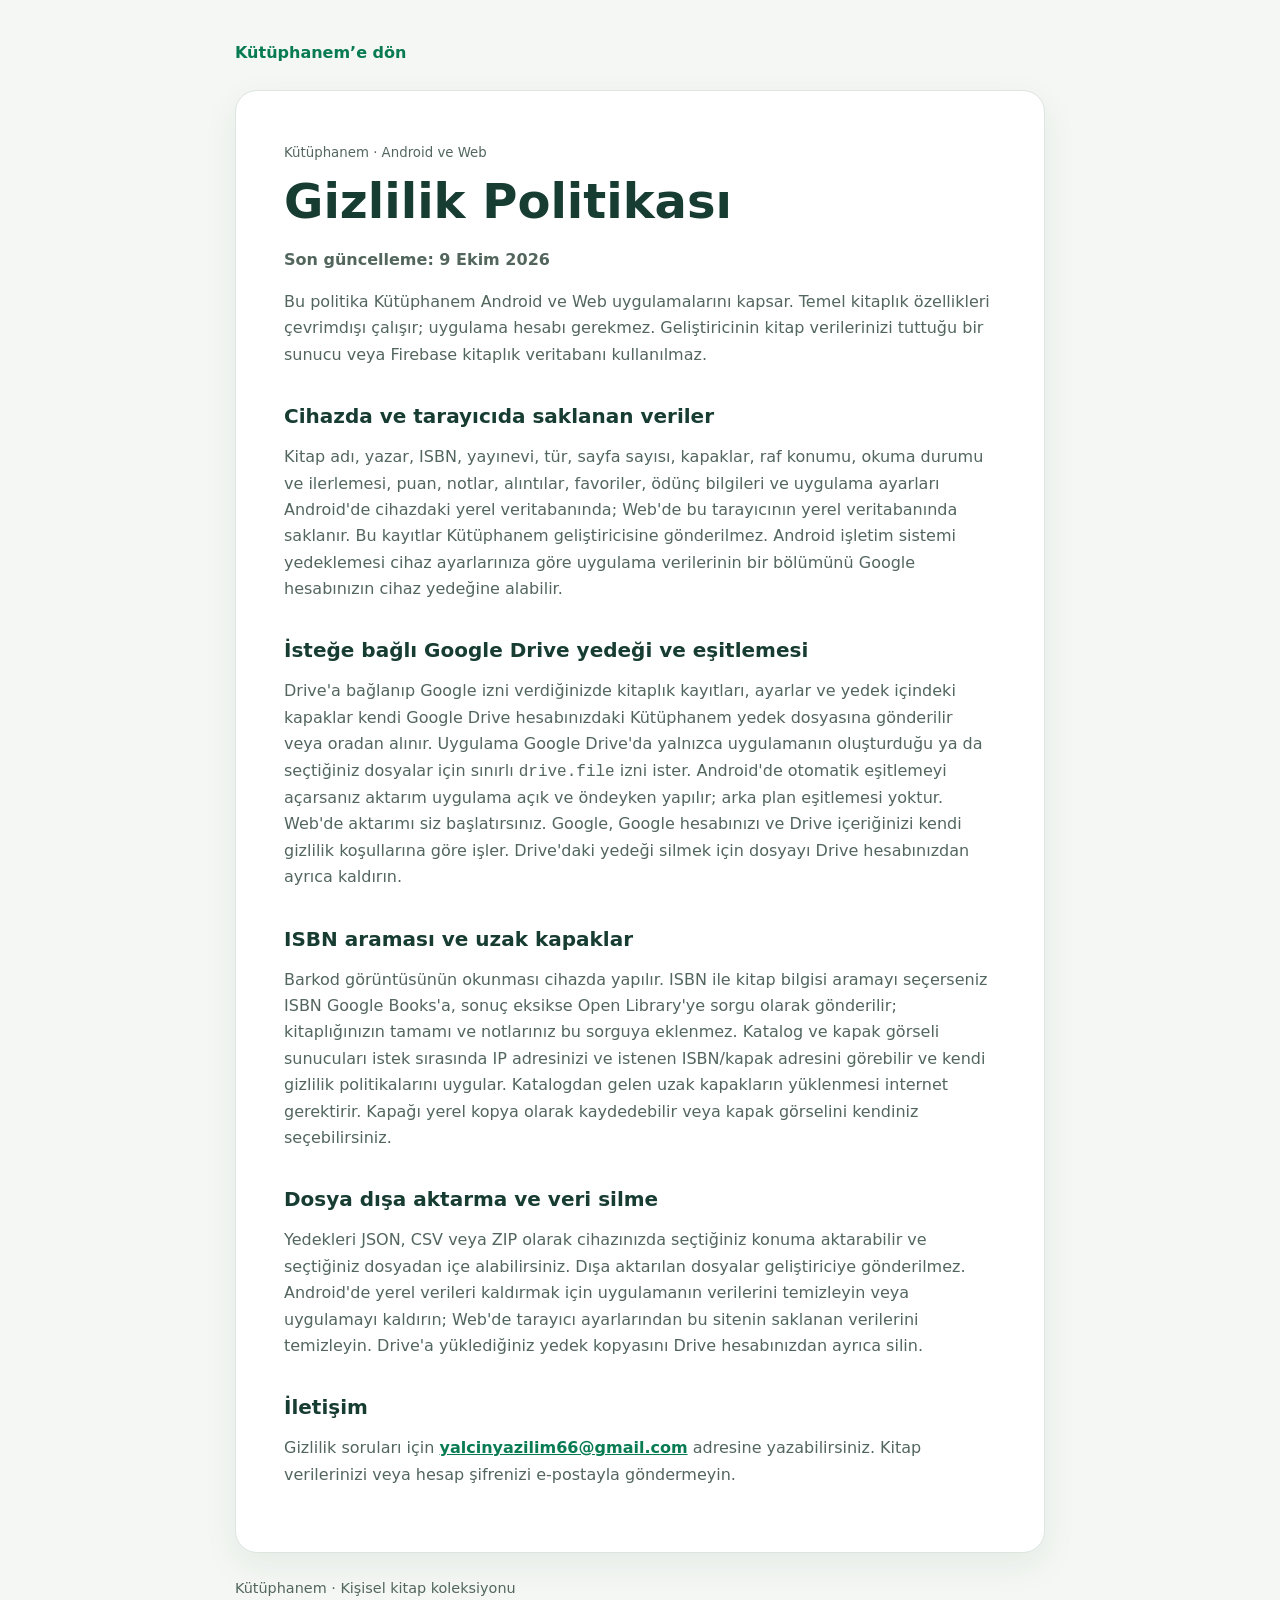
<file: gizlilik.html>
<!doctype html>
<html lang="tr">
<head>
  <meta charset="utf-8" />
  <meta name="viewport" content="width=device-width, initial-scale=1" />
  <meta name="theme-color" content="#143f32" />
  <title>Gizlilik Politikası · Kütüphanem</title>
  <style>
    :root{color-scheme:light;--ink:#173c31;--muted:#52665e;--paper:#f4f7f3;--card:#fff;--line:#dce6df;--accent:#087b53}
    *{box-sizing:border-box}body{margin:0;background:var(--paper);color:var(--ink);font:16px/1.65 system-ui,-apple-system,"Segoe UI",sans-serif}
    main{max-width:850px;margin:40px auto;padding:0 20px 56px}.card{background:var(--card);border:1px solid var(--line);border-radius:22px;padding:clamp(22px,5vw,48px);box-shadow:0 12px 36px #173c3110}
    h1,h2{line-height:1.2}h1{font-size:clamp(2rem,6vw,3rem);margin:.15em 0}h2{font-size:1.25rem;margin:1.8em 0 .45em}p,li{color:var(--muted)}a{color:var(--accent);font-weight:650}header{margin-bottom:24px}header a{text-decoration:none}small,footer{color:var(--muted)}footer{margin-top:24px;font-size:.9rem}
  </style>
</head>
<body><main>
  <header><a href="/">Kütüphanem’e dön</a></header>
  <article class="card">
    <small>Kütüphanem · Android ve Web</small>
    <h1>Gizlilik Politikası</h1>
    <p><strong>Son güncelleme: 9 Ekim 2026</strong></p>
    <p>Bu politika Kütüphanem Android ve Web uygulamalarını kapsar. Temel kitaplık özellikleri çevrimdışı çalışır; uygulama hesabı gerekmez. Geliştiricinin kitap verilerinizi tuttuğu bir sunucu veya Firebase kitaplık veritabanı kullanılmaz.</p>
    <h2>Cihazda ve tarayıcıda saklanan veriler</h2>
    <p>Kitap adı, yazar, ISBN, yayınevi, tür, sayfa sayısı, kapaklar, raf konumu, okuma durumu ve ilerlemesi, puan, notlar, alıntılar, favoriler, ödünç bilgileri ve uygulama ayarları Android'de cihazdaki yerel veritabanında; Web'de bu tarayıcının yerel veritabanında saklanır. Bu kayıtlar Kütüphanem geliştiricisine gönderilmez. Android işletim sistemi yedeklemesi cihaz ayarlarınıza göre uygulama verilerinin bir bölümünü Google hesabınızın cihaz yedeğine alabilir.</p>
    <h2>İsteğe bağlı Google Drive yedeği ve eşitlemesi</h2>
    <p>Drive'a bağlanıp Google izni verdiğinizde kitaplık kayıtları, ayarlar ve yedek içindeki kapaklar kendi Google Drive hesabınızdaki Kütüphanem yedek dosyasına gönderilir veya oradan alınır. Uygulama Google Drive'da yalnızca uygulamanın oluşturduğu ya da seçtiğiniz dosyalar için sınırlı <code>drive.file</code> izni ister. Android'de otomatik eşitlemeyi açarsanız aktarım uygulama açık ve öndeyken yapılır; arka plan eşitlemesi yoktur. Web'de aktarımı siz başlatırsınız. Google, Google hesabınızı ve Drive içeriğinizi kendi gizlilik koşullarına göre işler. Drive'daki yedeği silmek için dosyayı Drive hesabınızdan ayrıca kaldırın.</p>
    <h2>ISBN araması ve uzak kapaklar</h2>
    <p>Barkod görüntüsünün okunması cihazda yapılır. ISBN ile kitap bilgisi aramayı seçerseniz ISBN Google Books'a, sonuç eksikse Open Library'ye sorgu olarak gönderilir; kitaplığınızın tamamı ve notlarınız bu sorguya eklenmez. Katalog ve kapak görseli sunucuları istek sırasında IP adresinizi ve istenen ISBN/kapak adresini görebilir ve kendi gizlilik politikalarını uygular. Katalogdan gelen uzak kapakların yüklenmesi internet gerektirir. Kapağı yerel kopya olarak kaydedebilir veya kapak görselini kendiniz seçebilirsiniz.</p>
    <h2>Dosya dışa aktarma ve veri silme</h2>
    <p>Yedekleri JSON, CSV veya ZIP olarak cihazınızda seçtiğiniz konuma aktarabilir ve seçtiğiniz dosyadan içe alabilirsiniz. Dışa aktarılan dosyalar geliştiriciye gönderilmez. Android'de yerel verileri kaldırmak için uygulamanın verilerini temizleyin veya uygulamayı kaldırın; Web'de tarayıcı ayarlarından bu sitenin saklanan verilerini temizleyin. Drive'a yüklediğiniz yedek kopyasını Drive hesabınızdan ayrıca silin.</p>
    <h2>İletişim</h2>
    <p>Gizlilik soruları için <a href="mailto:yalcinyazilim66@gmail.com?subject=K%C3%BCt%C3%BCphanem%20gizlilik%20sorusu">yalcinyazilim66@gmail.com</a> adresine yazabilirsiniz. Kitap verilerinizi veya hesap şifrenizi e-postayla göndermeyin.</p>
  </article>
  <footer>Kütüphanem · Kişisel kitap koleksiyonu</footer>
</main></body>
</html>
</file>
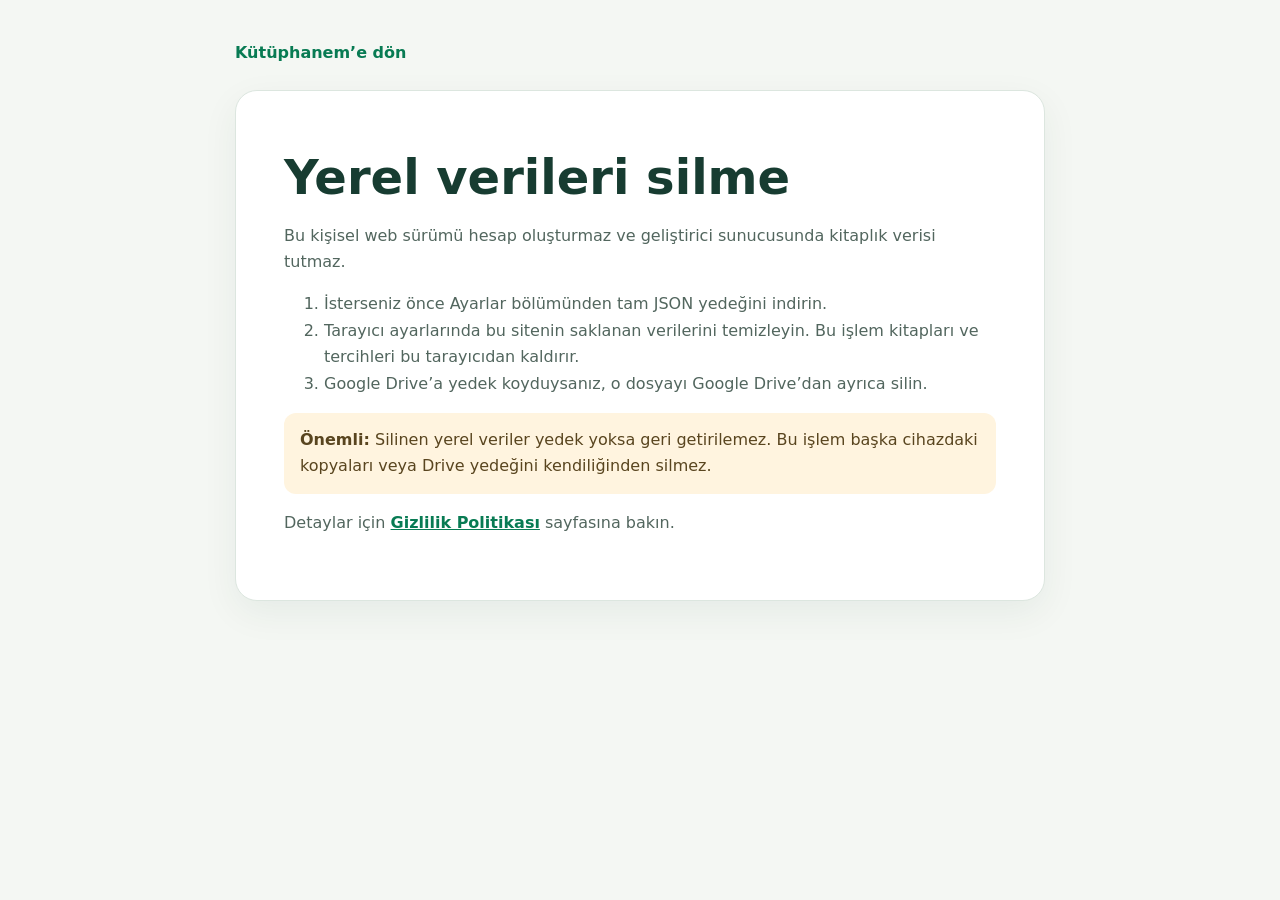
<file: hesap-silme.html>
<!doctype html>
<html lang="tr">
<head>
  <meta charset="utf-8" />
  <meta name="viewport" content="width=device-width, initial-scale=1" />
  <meta name="theme-color" content="#143f32" />
  <title>Yerel verileri silme · Kütüphanem</title>
  <style>
    :root{color-scheme:light;--ink:#173c31;--muted:#52665e;--paper:#f4f7f3;--card:#fff;--line:#dce6df;--accent:#087b53}
    *{box-sizing:border-box}body{margin:0;background:var(--paper);color:var(--ink);font:16px/1.65 system-ui,-apple-system,"Segoe UI",sans-serif}
    main{max-width:850px;margin:40px auto;padding:0 20px 56px}.card{background:var(--card);border:1px solid var(--line);border-radius:22px;padding:clamp(22px,5vw,48px);box-shadow:0 12px 36px #173c3110}
    h1,h2{line-height:1.2}h1{font-size:clamp(2rem,6vw,3rem);margin:.2em 0}h2{font-size:1.2rem;margin:1.8em 0 .4em}p,li{color:var(--muted)}a{color:var(--accent);font-weight:650}header{margin-bottom:24px}header a{text-decoration:none}.warning{padding:14px 16px;background:#fff4df;border-radius:12px;color:#59451f}
  </style>
</head>
<body><main>
  <header><a href="/">Kütüphanem’e dön</a></header>
  <article class="card">
    <h1>Yerel verileri silme</h1>
    <p>Bu kişisel web sürümü hesap oluşturmaz ve geliştirici sunucusunda kitaplık verisi tutmaz.</p>
    <ol>
      <li>İsterseniz önce Ayarlar bölümünden tam JSON yedeğini indirin.</li>
      <li>Tarayıcı ayarlarında bu sitenin saklanan verilerini temizleyin. Bu işlem kitapları ve tercihleri bu tarayıcıdan kaldırır.</li>
      <li>Google Drive’a yedek koyduysanız, o dosyayı Google Drive’dan ayrıca silin.</li>
    </ol>
    <p class="warning"><strong>Önemli:</strong> Silinen yerel veriler yedek yoksa geri getirilemez. Bu işlem başka cihazdaki kopyaları veya Drive yedeğini kendiliğinden silmez.</p>
    <p>Detaylar için <a href="/gizlilik.html">Gizlilik Politikası</a> sayfasına bakın.</p>
  </article>
</main></body>
</html>
</file>
